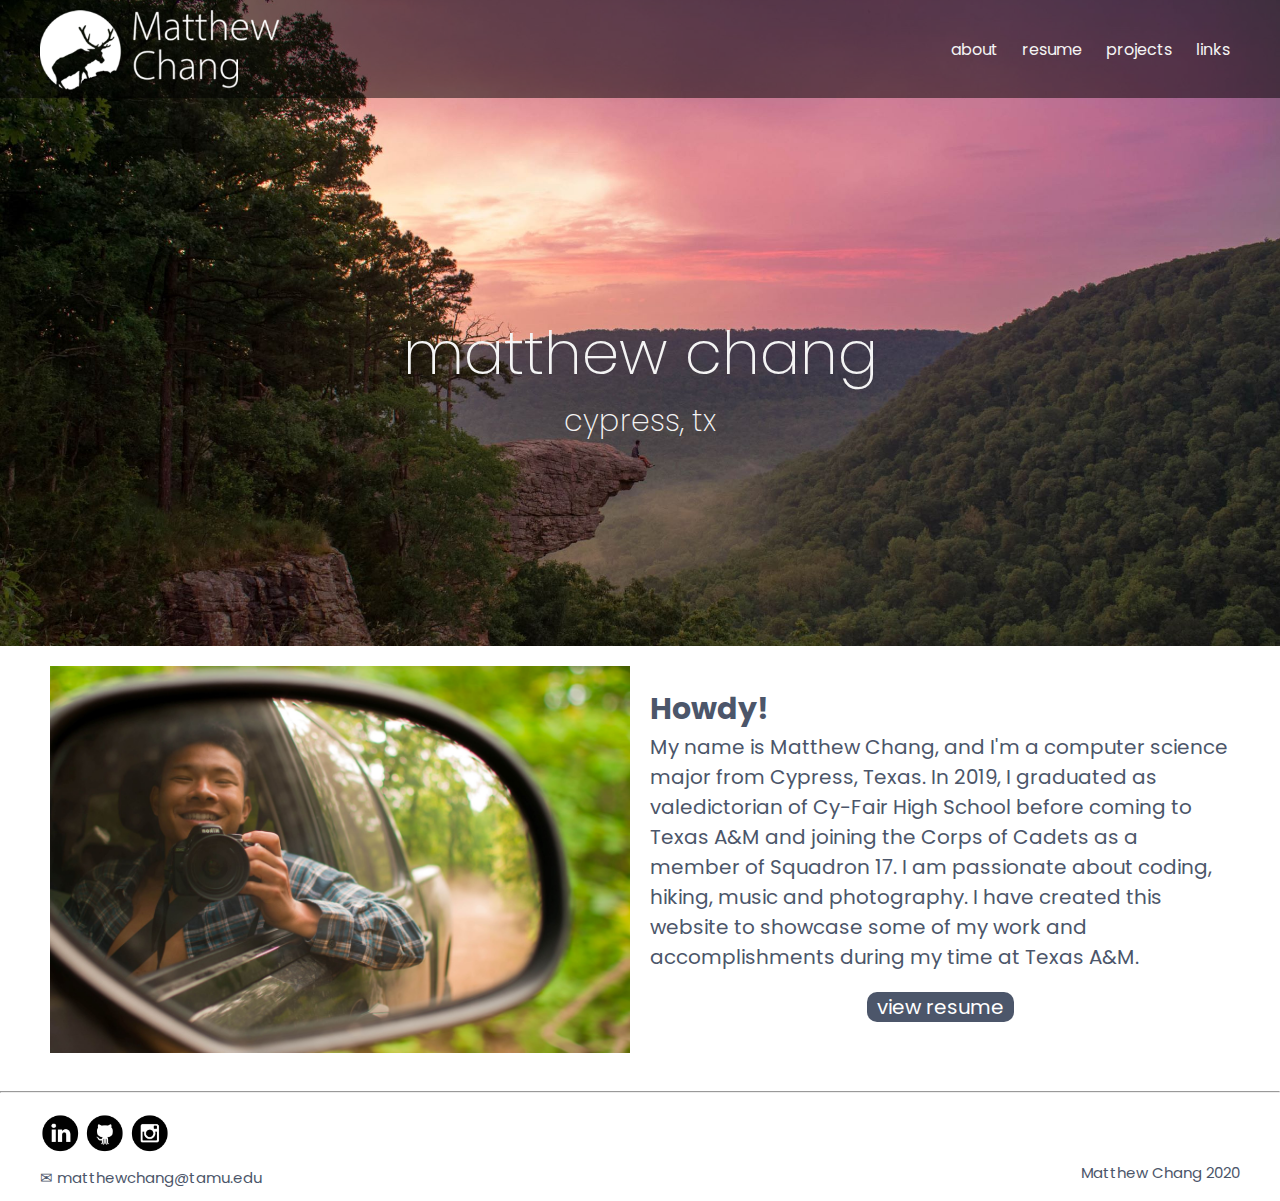
<file: index.html>
<!DOCTYPE html>
<html lang="en">
<head>
  <link href="https://fonts.googleapis.com/css2?family=Poppins:ital,wght@0,100;0,200;0,300;0,400;0,500;0,600;0,700;0,800;0,900;1,100;1,200;1,300;1,400;1,500;1,600;1,700;1,800;1,900&display=swap" rel="stylesheet">
  <meta charset="UTF-8">
  <meta name="viewport" content="width=device-width, initial-scale=1.0">
  <meta http-equiv="X-UA-Compatible" content="ie=edge">
  <title>Matthew Chang | TAMU</title>
  <link rel="stylesheet" href="./style.css">
</head>

<body>

  <section id="sect-1">
    <div class="menubar">
      <div class="menu-content">
      <div class="website-logo">
        <a href = "./index.html"><img src="./images/logo.png" height="80px"></a>
      </div>
      <div class="menu">
          <a href="#about" id="menubutton">about</a>
          <a target="_blank" href="./Matthew_Chang_Resume.pdf" id="menubutton">resume</a> 
          <a href = "./projects.html" id ="menubutton">projects</a>  
          <a href = "./links.html" id ="menubutton">links</a>
      </div>
      </div>
    </div>
        <div class="title">
          <p>
            <span id = "name">Matthew Chang</span></br>
            Cypress, TX
          </p>
        </div>
        
  </section>


  <div id ="content">
    <div id="about"></div>
    <div id = "picture"><img src="./images/DSC_3733-small.jpg" width="100%"></div>
    <div id="words"><p><h2>Howdy!</h2>
      My name is Matthew Chang, and I'm a computer science major from Cypress, Texas. In 2019, I graduated as valedictorian of Cy-Fair High School before coming to Texas A&M and joining the Corps of Cadets as a member of Squadron 17.
       I am passionate about coding, hiking, music and photography. I have created this website to showcase some of my work and accomplishments during my time at Texas A&M.
    </p>
    <p id="learn"><a target="_blank" href="./Matthew_Chang_Resume.pdf" id="link-button">view resume</a></p>
    </div>
    <div id="clear"></div>

  </div>
  <hr>
</body>

  <footer>
    <div id ="social-links">
    <a href="https://www.linkedin.com/in/matthew-chang-004a81193/"><img src="./images/linkedin.png" id="logo"></a>
    <a href="https://github.com/matthew-chang"><img src="./images/github.png" id="logo"></a>
    <a href="https://www.instagram.com/moun10man"><img src="./images/instagram.png" id="logo"></a>
    </div>
    <span id="contact">✉ matthewchang@tamu.edu</span>
    <span id="author">Matthew Chang 2020</span>
  </footer>


</html>
</file>
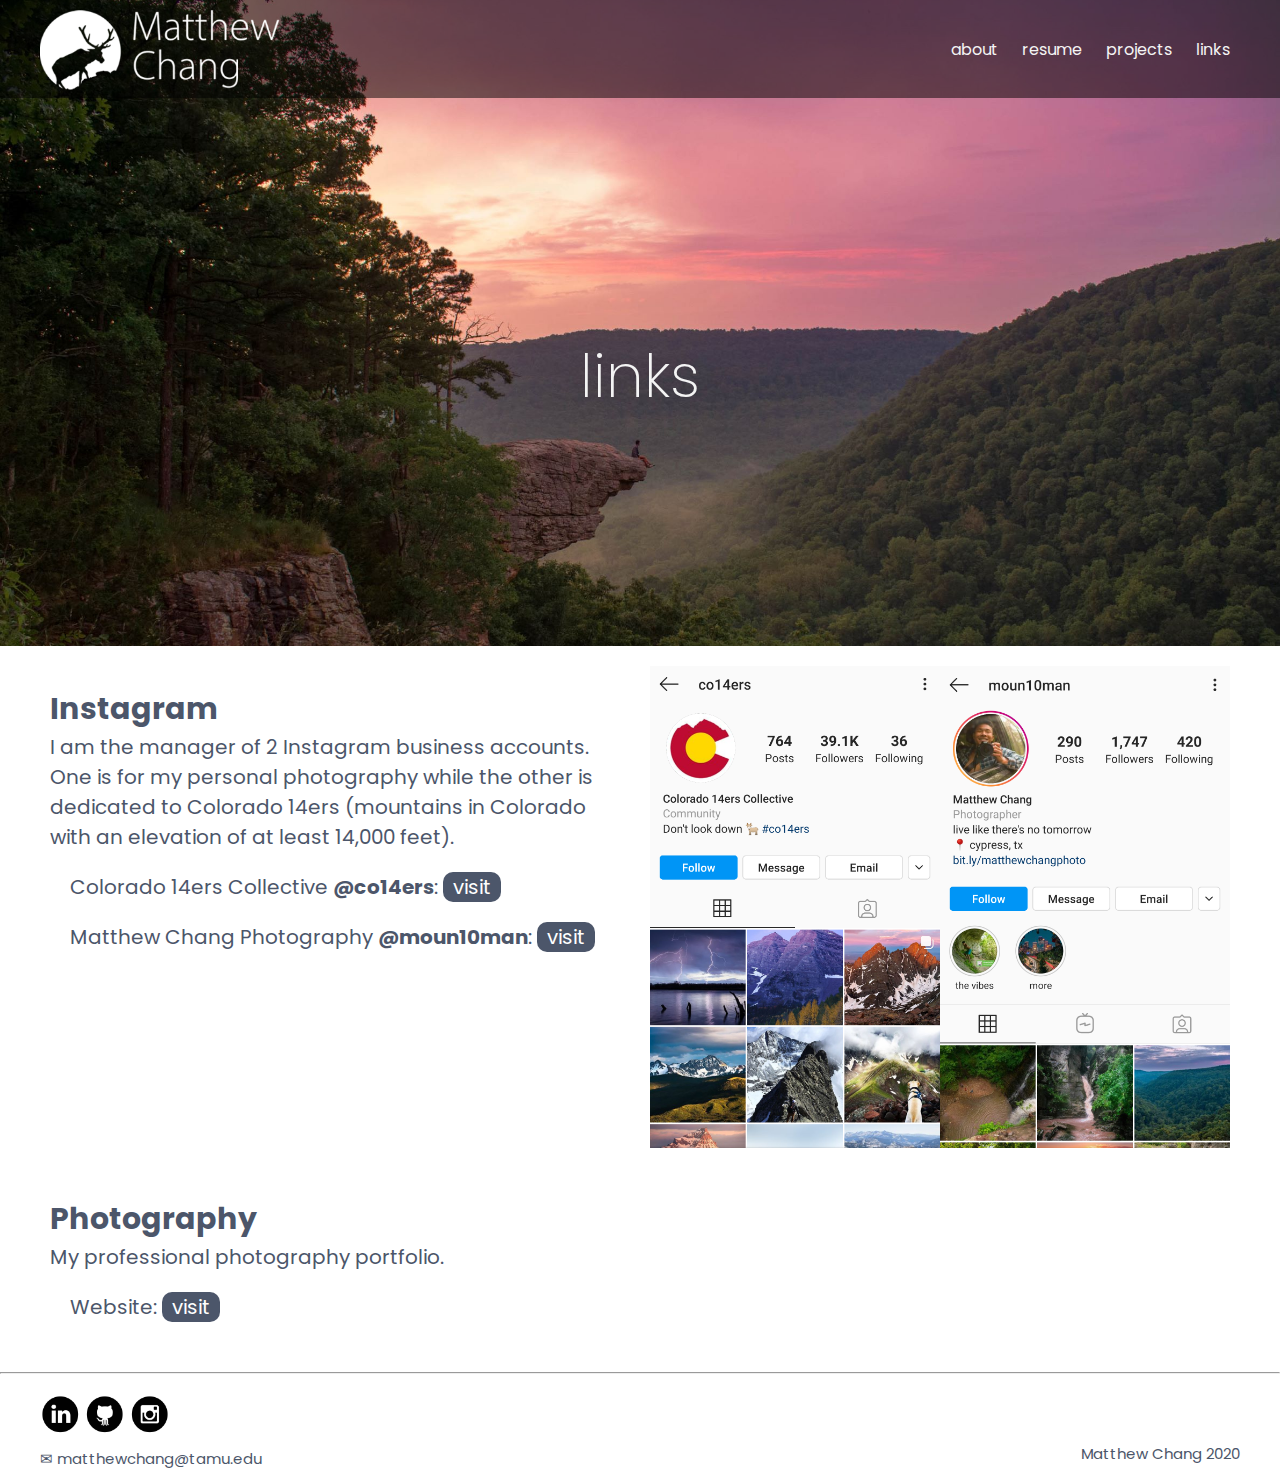
<file: links.html>
<!DOCTYPE html>
<html lang="en">
<head>
  <link href="https://fonts.googleapis.com/css2?family=Poppins:ital,wght@0,100;0,200;0,300;0,400;0,500;0,600;0,700;0,800;0,900;1,100;1,200;1,300;1,400;1,500;1,600;1,700;1,800;1,900&display=swap" rel="stylesheet">
  <meta charset="UTF-8">
  <meta name="viewport" content="width=device-width, initial-scale=1.0">
  <meta http-equiv="X-UA-Compatible" content="ie=edge">
  <title>Matthew Chang | TAMU</title>
  <link rel="stylesheet" href="./style.css">
</head>
<body>

  <section id="sect-1">
    <div class="menubar">
      <div class="menu-content">
      <div class="website-logo">
        <a href = "./index.html"><img src="./images/logo.png" height="80px"></a>
      </div>
      <div class="menu">
        <a href="./index.html#about" id="menubutton">about</a>
        <a target="_blank" href="./Matthew_Chang_Resume.pdf" id="menubutton">resume</a>
        <a href = "./projects.html" id ="menubutton">projects</a>  
        <a href = "./links.html" id ="menubutton">links</a>
    </div>
      </div>
    </div>
        <div class="title">
          <p>
            <span id = "name">Links</span></br>
          </p>
        </div>
        
  </section>


  <div id ="content">
    <div id="words"><p><h2>Instagram</h2>
      I am the manager of 2 Instagram business accounts. One is for my personal photography while the other is dedicated to Colorado 14ers (mountains in Colorado with an elevation of at least 14,000 feet).
    </p>
    <p id="indent">Colorado 14ers Collective <b>@co14ers</b>: <a id = "link-button" href="https://instagram.com/co14ers">visit</a></p>
    <p id="indent">Matthew Chang Photography <b>@moun10man</b>: <a id = "link-button" href="https://instagram.com/moun10man">visit</a></p>
    </div>
    <div id = "picture"><img src="./images/links/co14ers.png" width="50%"><img src="./images/links/moun10man.png" width="50%"></div>
    
    <div id="words-only"><p><h2>Photography</h2>
      My professional photography portfolio. </p>
    <p id="indent">Website: <a id = "link-button" href="https://moun10man.wixsite.com/matthewchangphoto/portfolio">visit</a></p>
    </div>
    
    
    

    <div id="clear"></div>

  </div>
  <hr>
</body>

  <footer id="content">
    <div id ="social-links">
    <a href="https://www.linkedin.com/in/matthew-chang-004a81193/"><img src="./images/linkedin.png" id="logo"></a>
    <a href="https://github.com/matthew-chang"><img src="./images/github.png" id="logo"></a>
    <a href="https://www.instagram.com/moun10man"><img src="./images/instagram.png" id="logo"></a>
    </div>
    <span id="contact">✉ matthewchang@tamu.edu</span>
    <span id="author">Matthew Chang 2020</span>
  </footer>


</html>
</file>
<file: style.css>
head{
  overflow-x:hidden;
}
html {
  scroll-behavior: smooth;
}
#indent{
  text-indent:20px;
}
body{
  margin:auto;
  display:block;
  font-size:20px;
  font-family: 'Poppins',sans-serif;
  font-weight:light;
  background-color: white;
  color:#4c566a;
  overflow-x:hidden;
}
div.title{
    color:#f4f4f4;
    font-size:30px;
    font-weight:200;
    font-stretch: condensed;
    text-transform: lowercase;
    text-align: center;
    height: 60vh;
    display: flex;
    justify-content: center;
    align-items: center;
  }
#name{
    font-size: 60px;
}
div.menubar{
  background-color:rgba(0, 0, 0, 0.5);
  width: 100vw;
  height: auto;
  display: inline-block;
  color:white;
}
div.menu-content{
  max-width:1200px;
  margin: auto;
  padding:10px;
}
div.website-logo{
  float:left;
}
div.menu{
  max-width: 1200px;
  height: 100%;
  margin: auto;
  text-align: right;
  line-height: 80px;
  font-size:16px;
  float:right;
}

#content{
    max-width:1200px;
    margin: auto;
    padding:10px;
    display:block;
    overflow: auto;
   height: auto;

}
footer {
  max-width:1200px;
  margin:auto;
  padding:10px;
  display:block;
  overflow-x:hidden;
}

#picture {
  width: 50%;
  float: left;
  padding: 10px;
  box-sizing: border-box;
  overflow: auto;
   height: auto;
}
#words {
  width: 50%;
  float: left;
  height: auto;
  padding: 10px;
  box-sizing: border-box;
  overflow: auto;
   height: auto;
}

#words h2{
  margin:0px;
}

#words-only {
  width: 100%;
  float: left;
  height: auto;
  padding: 10px;
  box-sizing: border-box;
  overflow: auto;
   height: auto;
}
#words-only h2{
  margin:0px;
}

/* mobile mode */
@media screen and (max-width: 1000px) {
  #picture {
    width: 100%;
  }
  #words {
    width: 100%;
  }
  footer{
    text-align: center;
  }
  #author{
    float:center;
    width:100%;
  }
  div.menu{
    text-align: center;
    width:100%;
  }
  div.website-logo{
    float: center;
    text-align:center;
    width: 100%;
  }
  #resume{
    height:100%;
  }
}
#clear{
  clear: both;
}
section{
  background-position: center;
  background-repeat: repeat-y;
  background-size: cover;
  background-attachment: fixed;
}

#sect-1{
  background-image:url('./images/DSC_3920-small.jpg');
  height:auto;

}

#learn{
  text-align: center;
}
#link-button{
  background-color:#4c566a;
  display: inline-block;
  padding:0px 10px;
  color: white;
  text-decoration: none;
  opacity:1.0;
  text-indent:0px;
  border-radius: 10px;
}
#link-button:hover{
  opacity: .5;
}

#logo{
  width:40px;
  opacity: 1.0;
  text-decoration: none;
  color: white;
}

#logo:hover{
  opacity: 0.5;
}

footer{
  color:#4c566a;
}
#menubutton{
  text-decoration: none;
  padding: 10px;
  color:#f4f4f4;
  opacity:1.0;
}
#menubutton:hover{
  opacity: .5;
}

#contact{
    font-size:15px;
}
#author{
  float: right;
  font-size:15px;
}

#resume{
  width:100%;
  height:1200px;
}
</file>
